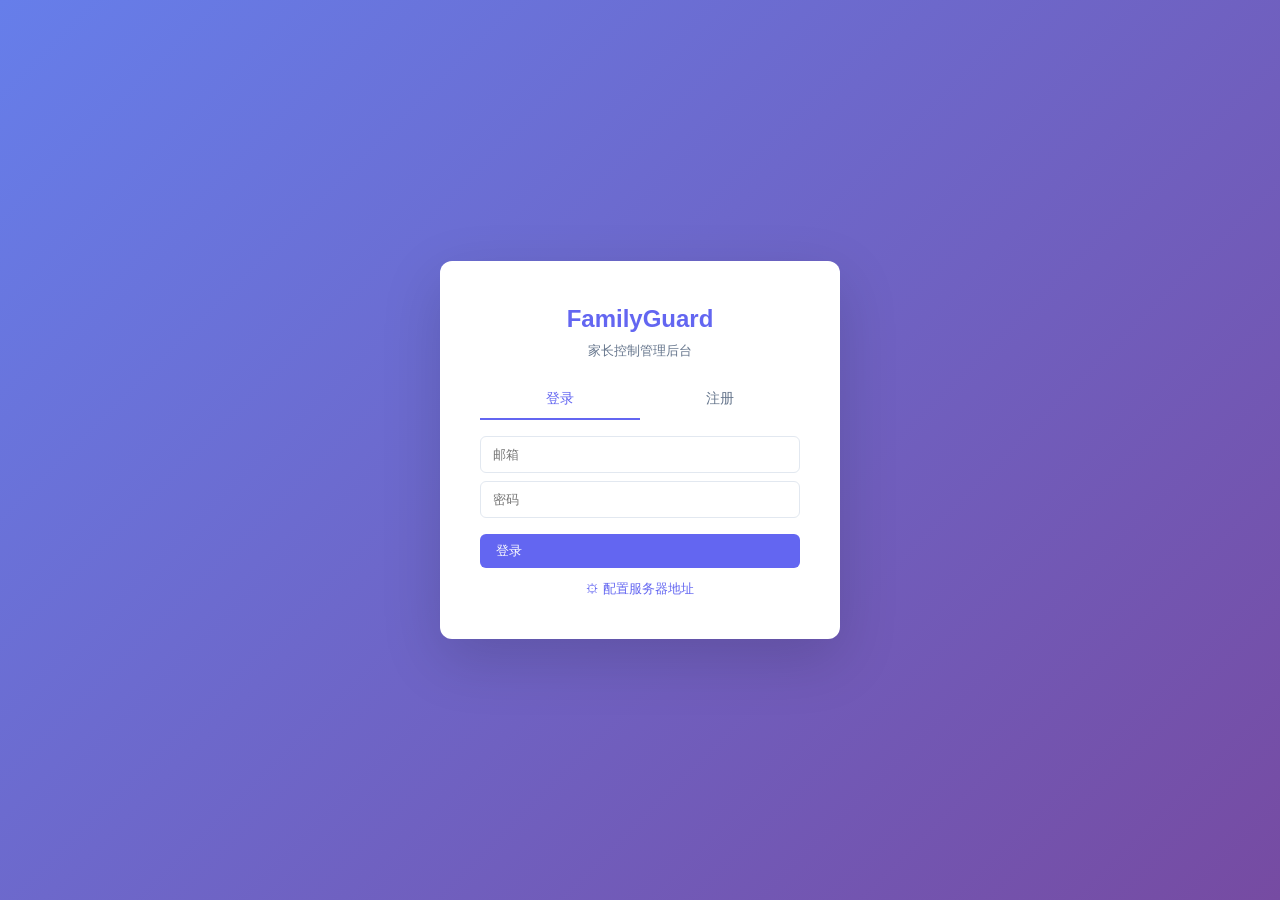
<file: web-admin/index.html>
<!DOCTYPE html>
<html lang="zh-CN">
<head>
<meta charset="UTF-8">
<meta name="viewport" content="width=device-width,initial-scale=1">
<title>FamilyGuard - 家长控制管理后台</title>
<link rel="stylesheet" href="style.css">
</head>
<body>

<div id="toast-container" class="toast-container"></div>

<div id="modal-overlay" class="modal-overlay">
  <div class="modal-dialog">
    <div class="modal-header"><h3 id="modal-title">提示</h3><button class="modal-close" data-action="modal-close">&times;</button></div>
    <div class="modal-body" id="modal-body"></div>
  </div>
</div>

<!-- ===== Login ===== -->
<div id="page-login" class="page">
  <div class="login-wrapper">
    <div class="login-card">
      <h1 class="login-title">FamilyGuard</h1>
      <p class="login-desc">家长控制管理后台</p>
      <div class="auth-tabs">
        <button class="auth-tab active" data-tab="login">登录</button>
        <button class="auth-tab" data-tab="register">注册</button>
      </div>
      <form id="form-login">
        <input type="email" id="login-email" placeholder="邮箱" required>
        <input type="password" id="login-password" placeholder="密码" required>
        <button type="submit" class="btn-primary" style="width:100%;margin-top:8px">登录</button>
      </form>
      <form id="form-register" class="hidden">
        <input type="email" id="reg-email" placeholder="邮箱" required>
        <input type="text" id="reg-nickname" placeholder="昵称" required>
        <input type="password" id="reg-password" placeholder="密码（至少6位）" required>
        <input type="password" id="reg-password-confirm" placeholder="确认密码" required>
        <button type="submit" class="btn-primary" style="width:100%;margin-top:8px">注册</button>
      </form>
      <div id="config-panel" class="config-panel hidden">
        <input type="text" id="server-url" placeholder="服务器地址，例如 http://localhost:8080">
        <button class="btn-primary" data-action="save-server-url" style="width:100%;margin-top:4px">保存</button>
      </div>
      <button class="btn-link" data-action="toggle-server-config" style="width:100%;margin-top:12px">⚙ 配置服务器地址</button>
    </div>
  </div>
</div>

<!-- ===== Layout (after login) ===== -->
<div id="app-layout" class="app-layout hidden">
  <!-- Sidebar -->
  <aside class="sidebar">
    <div class="sidebar-header">FamilyGuard</div>
    <nav class="sidebar-nav">
      <button class="nav-item active" data-page="page-dashboard">📊 概览</button>
      <button class="nav-item" data-page="page-devices">📱 设备管理</button>
      <button class="nav-item" data-page="page-rules">📋 规则管理</button>
      <button class="nav-item" data-page="page-events">📝 拦截记录</button>
      <button class="nav-item" data-page="page-logs">📋 日志</button>
      <button class="nav-item" data-page="page-usage">📊 使用时长</button>
    </nav>
    <div class="sidebar-footer">
      <span id="sidebar-user">admin@familyguard.com</span>
      <button class="btn-text" id="btn-logout">退出</button>
    </div>
  </aside>

  <!-- Main Content -->
  <main class="main-content">

    <!-- Dashboard -->
    <div id="page-dashboard" class="page">
      <div class="page-header"><h2>概览</h2></div>
      <div class="stats-grid">
        <div class="stat-card"><div class="stat-icon" style="background:#eef2ff;color:#6366f1">📊</div><span class="stat-value" id="stat-total">—</span><span class="stat-label">总拦截次数</span></div>
        <div class="stat-card"><div class="stat-icon" style="background:#fef2f2;color:#ef4444">🚫</div><span class="stat-value" id="stat-today">—</span><span class="stat-label">今日拦截</span></div>
        <div class="stat-card"><div class="stat-icon" style="background:#f0fdf4;color:#22c55e">📱</div><span class="stat-value" id="stat-bound">—</span><span class="stat-label">绑定设备</span></div>
        <div class="stat-card"><div class="stat-icon" style="background:#eff6ff;color:#3b82f6">🟢</div><span class="stat-value" id="stat-online">—</span><span class="stat-label">在线设备</span></div>
      </div>
      <div class="card">
        <div class="card-header"><h3>快捷操作</h3></div>
        <div class="card-body" style="display:flex;gap:8px">
          <button class="btn-primary" id="btn-quick-bind">+ 绑定设备</button>
          <button class="btn-primary" id="btn-quick-rule">+ 创建规则</button>
        </div>
      </div>
      <div class="card" style="margin-top:16px">
        <div class="card-header"><h3>最近拦截事件</h3></div>
        <div class="card-body"><table class="table"><thead><tr><th>应用</th><th>包名</th><th>时间</th></tr></thead><tbody id="dashboard-events"></tbody></table></div>
      </div>
    </div>

    <!-- Devices -->
    <div id="page-devices" class="page">
      <div class="page-header"><h2>设备管理</h2><button class="btn-primary" id="btn-add-device">+ 绑定设备</button></div>
      <div class="card">
        <div class="card-body"><table class="table"><thead><tr><th>状态</th><th>设备名称</th><th>型号</th><th>最后在线</th><th>当前应用</th><th>日志等级</th><th>操作</th></tr></thead><tbody id="device-list"></tbody></table></div>
      </div>
    </div>

    <!-- Rules -->
    <div id="page-rules" class="page">
      <div class="page-header"><h2>规则管理</h2><button class="btn-primary" id="btn-add-rule">+ 创建规则</button></div>
      <div class="card">
        <div class="card-body"><table class="table"><thead><tr><th>启用</th><th>规则名称</th><th>关联应用</th><th>生效时段</th><th>设备</th><th>操作</th></tr></thead><tbody id="rule-list"></tbody></table></div>
      </div>
    </div>

    <!-- Events -->
    <div id="page-events" class="page">
      <div class="page-header"><h2>拦截记录</h2></div>
      <div class="card">
        <div class="card-body">
          <table class="table"><thead><tr><th>应用</th><th>包名</th><th>时间</th></tr></thead><tbody id="events-full"></tbody></table>
          <div class="pagination">
            <button class="btn-ghost" id="btn-prev-page">← 上一页</button>
            <span id="page-info">第 1 页</span>
            <button class="btn-ghost" id="btn-next-page">下一页 →</button>
          </div>
        </div>
      </div>
    </div>

    <!-- Logs -->
    <div id="page-logs" class="page">
      <div class="page-header"><h2>设备日志</h2></div>
      <div class="card" style="margin-bottom:12px">
        <div class="card-body" style="display:flex;gap:8px;align-items:center;flex-wrap:wrap">
          <select id="log-source" style="flex:1;min-width:120px;padding:8px;border:1px solid var(--border);border-radius:6px;font-size:13px">
            <option value="child-app">孩子端</option>
            <option value="parent-app">家长端</option>
            <option value="all">全部</option>
          </select>
          <select id="log-level" style="width:100px;padding:8px;border:1px solid var(--border);border-radius:6px;font-size:13px">
            <option value="all">全部级别</option>
            <option value="error">error</option>
            <option value="warn">warn</option>
            <option value="info">info</option>
            <option value="debug">debug</option>
          </select>
          <button class="btn-primary" id="btn-refresh-logs">🔄 刷新</button>
        </div>
      </div>
      <div class="card">
        <div class="card-body" style="padding:0">
          <pre id="log-content" style="font-size:12px;line-height:1.6;overflow:auto;max-height:650px;padding:16px;margin:0;white-space:pre-wrap;word-break:break-all;font-family:monospace">点击"刷新"加载日志</pre>
        </div>
      </div>
    </div>

    <!-- Usage -->
    <div id="page-usage" class="page">
      <div class="page-header"><h2>使用时长</h2></div>
      <div class="card" style="margin-bottom:12px">
        <div class="card-body" style="display:flex;gap:8px;align-items:center">
          <input type="date" id="usage-date" style="padding:8px;border:1px solid var(--border);border-radius:6px;font-size:13px">
          <button class="btn-primary" id="btn-refresh-usage">📊 查询</button>
        </div>
      </div>
      <div class="card">
        <div class="card-body"><table class="table"><thead><tr><th>应用</th><th>包名</th><th>使用时长</th></tr></thead><tbody id="usage-list"></tbody></table></div>
      </div>
    </div>

  </main>
</div>

<script type="module" src="js/app.js"></script>
</body>
</html>
</file>
<file: web-admin/style.css>
:root {
  --sidebar: #1e1e2e;
  --bg: #f8f9fc;
  --card: #fff;
  --text: #1e293b;
  --text2: #64748b;
  --border: #e2e8f0;
  --primary: #6366f1;
  --primary-hover: #4f46e5;
  --success: #22c55e;
  --error: #ef4444;
}
* { box-sizing:border-box; margin:0; padding:0; }
body { font-family:-apple-system,BlinkMacSystemFont,"Segoe UI",Roboto,sans-serif; background:var(--bg); color:var(--text); font-size:14px; line-height:1.5; }
a { color:var(--primary); text-decoration:none; }

/* ===== Layout ===== */
.app-layout { display:flex; min-height:100vh; }

/* Sidebar */
.sidebar { width:220px; background:var(--sidebar); color:#fff; display:flex; flex-direction:column; position:fixed; inset:0 auto 0 0; }
.sidebar-header { padding:20px; font-size:18px; font-weight:700; border-bottom:1px solid rgba(255,255,255,.1); }
.sidebar-nav { flex:1; padding:12px 0; }
.nav-item { display:block; width:100%; padding:10px 20px; background:none; border:none; color:rgba(255,255,255,.7); text-align:left; cursor:pointer; font-size:14px; transition:.2s; }
.nav-item:hover { background:rgba(255,255,255,.08); color:#fff; }
.nav-item.active { background:rgba(99,102,241,.25); color:#fff; border-right:3px solid var(--primary); }
.sidebar-footer { padding:16px 20px; border-top:1px solid rgba(255,255,255,.1); font-size:12px; color:rgba(255,255,255,.5); }
.sidebar-footer #btn-logout { display:block; margin-top:4px; color:rgba(255,255,255,.7); background:none; border:none; cursor:pointer; font-size:12px; }
.sidebar-footer #btn-logout:hover { color:#fff; }

/* Main */
.main-content { margin-left:220px; flex:1; padding:24px; max-width:1200px; }

/* ===== Pages ===== */
.page { display:none; }

/* ===== Page Header ===== */
.page-header { display:flex; justify-content:space-between; align-items:center; margin-bottom:20px; }
.page-header h2 { font-size:20px; font-weight:600; }

/* ===== Stats ===== */
.stats-grid { display:grid; grid-template-columns:repeat(4,1fr); gap:16px; margin-bottom:20px; }
.stat-card { background:var(--card); border:1px solid var(--border); border-radius:10px; padding:20px; }
.stat-icon { width:40px; height:40px; border-radius:8px; display:flex; align-items:center; justify-content:center; font-size:20px; margin-bottom:12px; }
.stat-value { display:block; font-size:28px; font-weight:700; margin-bottom:4px; }
.stat-label { font-size:13px; color:var(--text2); }

/* ===== Card ===== */
.card { background:var(--card); border:1px solid var(--border); border-radius:10px; overflow:hidden; }
.card-header { padding:14px 20px; border-bottom:1px solid var(--border); }
.card-header h3 { font-size:15px; font-weight:600; }
.card-body { padding:16px 20px; }

/* ===== Table ===== */
.table { width:100%; border-collapse:collapse; }
.table th { text-align:left; padding:10px 12px; font-weight:500; color:var(--text2); font-size:12px; text-transform:uppercase; letter-spacing:.5px; border-bottom:2px solid var(--border); }
.table td { padding:10px 12px; border-bottom:1px solid var(--border); font-size:13px; }
.table tbody tr:hover { background:#f8fafc; }

/* Status dots */
.status-dot { display:inline-block; width:8px; height:8px; border-radius:50%; margin-right:6px; }
.status-dot.online { background:var(--success); }
.status-dot.offline { background:#cbd5e1; }

/* ===== Buttons ===== */
.btn-primary { display:inline-flex; align-items:center; gap:4px; padding:8px 16px; background:var(--primary); color:#fff; border:none; border-radius:6px; cursor:pointer; font-size:13px; font-weight:500; transition:.2s; }
.btn-primary:hover { background:var(--primary-hover); }
.btn-ghost { display:inline-flex; align-items:center; gap:4px; padding:6px 12px; background:#fff; color:var(--text); border:1px solid var(--border); border-radius:6px; cursor:pointer; font-size:13px; }
.btn-ghost:hover { background:#f8fafc; }
.btn-text { background:none; border:none; color:var(--primary); cursor:pointer; font-size:12px; }
.btn-danger { display:inline-flex; align-items:center; gap:4px; padding:6px 12px; background:#fff; color:var(--error); border:1px solid var(--error); border-radius:6px; cursor:pointer; font-size:12px; }
.btn-danger:hover { background:#fef2f2; }
.btn-sm { padding:4px 8px; font-size:12px; }
.btn-link { background:none; border:none; color:var(--primary); cursor:pointer; font-size:13px; }

/* ===== Toggle ===== */
.toggle { position:relative; display:inline-block; width:36px; height:20px; }
.toggle input { opacity:0; width:0; height:0; }
.toggle-slider { position:absolute; inset:0; background:#cbd5e1; border-radius:10px; cursor:pointer; transition:.3s; }
.toggle-slider::before { content:''; position:absolute; width:14px; height:14px; left:3px; bottom:3px; background:#fff; border-radius:50%; transition:.3s; }
.toggle input:checked+.toggle-slider { background:var(--primary); }
.toggle input:checked+.toggle-slider::before { transform:translateX(16px); }

/* ===== Badges ===== */
.badge { display:inline-block; padding:2px 8px; margin:2px; background:#fef2f2; color:var(--error); border-radius:4px; font-size:11px; }
.schedule-info { display:inline-block; font-size:12px; color:var(--text2); margin-right:8px; }

/* ===== Pagination ===== */
.pagination { display:flex; align-items:center; justify-content:center; gap:12px; margin-top:16px; font-size:13px; color:var(--text2); }
.pagination button:disabled { opacity:.4; cursor:default; }

/* ===== Login ===== */
.login-wrapper { display:flex; align-items:center; justify-content:center; min-height:100vh; background:linear-gradient(135deg,#667eea 0%,#764ba2 100%); }
.login-card { background:#fff; border-radius:12px; padding:40px; width:400px; box-shadow:0 20px 60px rgba(0,0,0,.15); }
.login-title { font-size:24px; font-weight:700; text-align:center; color:var(--primary); margin-bottom:4px; }
.login-desc { text-align:center; color:var(--text2); font-size:13px; margin-bottom:20px; }
.auth-tabs { display:flex; margin-bottom:16px; }
.auth-tab { flex:1; padding:10px; background:none; border:none; color:var(--text2); cursor:pointer; font-size:14px; border-bottom:2px solid transparent; }
.auth-tab.active { color:var(--primary); border-bottom-color:var(--primary); font-weight:500; }
form input { display:block; width:100%; padding:10px 12px; border:1px solid var(--border); border-radius:6px; font-size:13px; margin-bottom:8px; outline:none; transition:.2s; }
form input:focus { border-color:var(--primary); box-shadow:0 0 0 3px rgba(99,102,241,.1); }
.hidden { display:none !important; }

/* ===== Config Panel ===== */
.config-panel { margin-top:12px; padding:16px; background:#f8fafc; border-radius:8px; }
.config-panel input { margin-bottom:8px; }

/* ===== Modal ===== */
.modal-overlay { display:none; position:fixed; inset:0; background:rgba(0,0,0,.5); z-index:1000; align-items:center; justify-content:center; }
.modal-overlay.visible { display:flex; }
.modal-dialog { background:#fff; border-radius:10px; width:540px; max-height:80vh; overflow-y:auto; box-shadow:0 20px 60px rgba(0,0,0,.2); }
.modal-header { display:flex; justify-content:space-between; align-items:center; padding:16px 20px; border-bottom:1px solid var(--border); }
.modal-header h3 { font-size:16px; }
.modal-close { background:none; border:none; color:var(--text2); font-size:22px; cursor:pointer; }
.modal-body { padding:20px; }
.modal-actions { display:flex; gap:8px; justify-content:flex-end; margin-top:16px; }
.form-group { margin-bottom:12px; }
.form-group label { display:block; font-size:12px; color:var(--text2); margin-bottom:4px; font-weight:500; }
.form-group input { width:100%; padding:8px 10px; border:1px solid var(--border); border-radius:6px; font-size:13px; }
.app-selector { max-height:200px; overflow-y:auto; display:flex; flex-direction:column; gap:4px; padding:8px; background:#f8fafc; border-radius:6px; }
.checkbox-label { display:flex; align-items:center; gap:8px; padding:4px 0; font-size:13px; cursor:pointer; }
.app-package { font-size:11px; color:var(--text2); }
.schedule-row { display:flex; gap:8px; align-items:center; }
.schedule-row input { flex:1; }
.day-selector { display:flex; gap:4px; }
.day-btn { flex:1; padding:6px; background:#f8fafc; border:1px solid var(--border); border-radius:4px; color:var(--text2); cursor:pointer; font-size:12px; text-align:center; }
.day-btn.active { background:var(--primary); color:#fff; border-color:var(--primary); }

/* ===== Empty ===== */
.empty { text-align:center; padding:40px !important; color:var(--text2); font-size:13px; }

/* ===== Toast ===== */
.toast-container { position:fixed; top:20px; right:20px; z-index:2000; display:flex; flex-direction:column; gap:8px; }
.toast { padding:12px 20px; background:#fff; border-radius:8px; font-size:13px; box-shadow:0 4px 12px rgba(0,0,0,.1); opacity:0; transform:translateY(-10px); transition:all .3s; border-left:3px solid var(--primary); min-width:200px; }
.toast.show { opacity:1; transform:translateY(0); }
.toast-success { border-left-color:var(--success); }
.toast-error { border-left-color:var(--error); }

/* ===== Responsive ===== */
@media (max-width:768px) {
  .sidebar { width:56px; }
  .sidebar span,.sidebar-footer { display:none; }
  .sidebar-header { font-size:0; padding:16px; } .sidebar-header::before { content:'FG'; font-size:16px; }
  .nav-item { padding:12px; text-align:center; font-size:0; }
  .main-content { margin-left:56px; padding:16px; }
  .stats-grid { grid-template-columns:repeat(2,1fr); }
}
</file>
